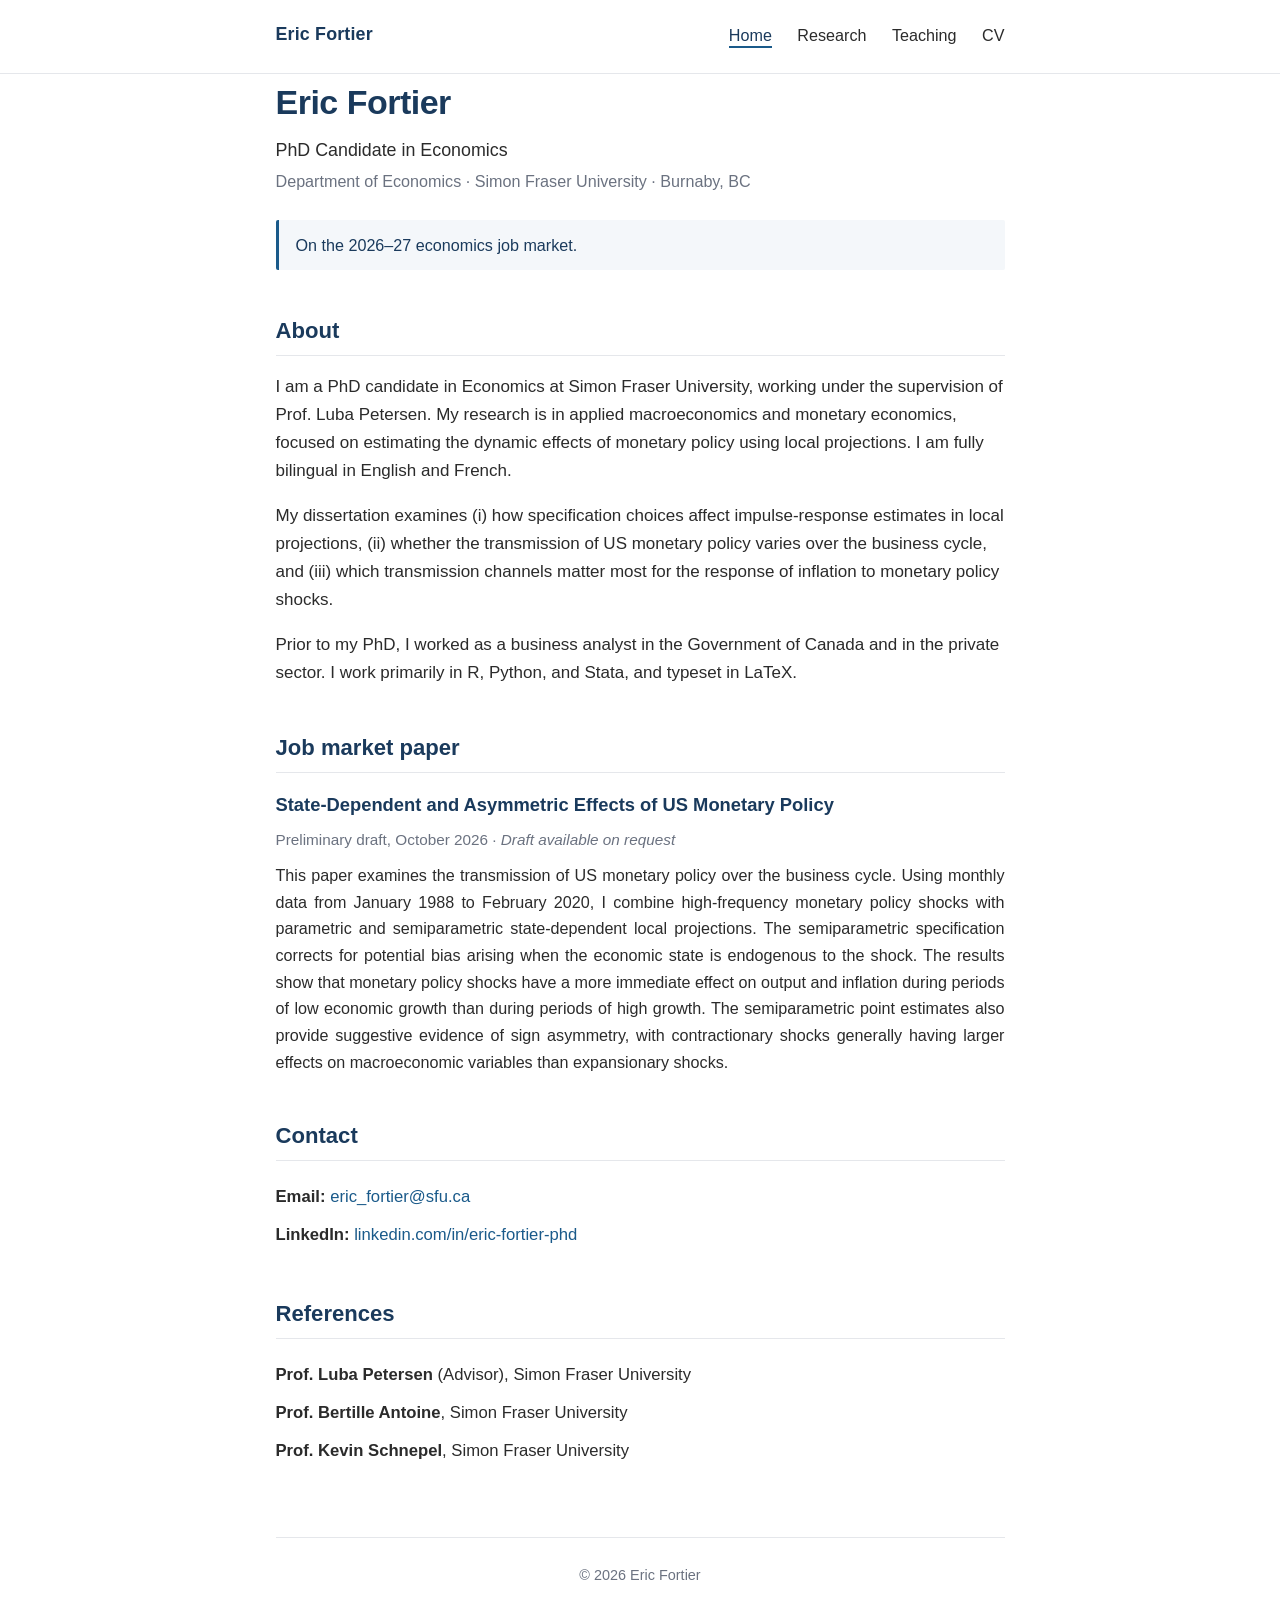
<file: index.html>
<!DOCTYPE html>
<html lang="en">
<head>
<meta charset="UTF-8">
<meta name="viewport" content="width=device-width, initial-scale=1.0">
<title>Eric Fortier | Simon Fraser University</title>
<meta name="description" content="Eric Fortier — PhD Candidate in Economics at Simon Fraser University. Applied macroeconomics and monetary economics; job market candidate 2026–27.">
<meta property="og:title" content="Eric Fortier | Simon Fraser University">
<meta property="og:description" content="PhD Candidate in Economics at Simon Fraser University. Applied macroeconomics and monetary economics; job market candidate 2026–27.">
<meta property="og:type" content="website">
<meta property="og:url" content="https://ericfortier.org/">
<meta property="og:image" content="https://ericfortier.org/og-card.png">
<meta property="og:image:width" content="1200">
<meta property="og:image:height" content="630">
<meta property="og:image:alt" content="Eric Fortier, PhD Candidate in Economics, Simon Fraser University">
<meta name="twitter:card" content="summary_large_image">
<link rel="icon" type="image/svg+xml" href="favicon.svg">
<link rel="stylesheet" href="style.css">
</head>
<body>
<header class="site-header">
  <div class="container">
    <nav class="site-nav">
      <a href="index.html" class="brand">Eric Fortier</a>
      <ul>
        <li><a href="index.html" class="active">Home</a></li>
        <li><a href="research.html">Research</a></li>
        <li><a href="teaching.html">Teaching</a></li>
        <li><a href="cv.html">CV</a></li>
      </ul>
    </nav>
  </div>
</header>

<main class="container">
  <h1>Eric Fortier</h1>
  <p class="subtitle">PhD Candidate in Economics</p>
  <p class="affiliation">Department of Economics · Simon Fraser University · Burnaby, BC</p>

  <div class="jm-banner">On the 2026–27 economics job market.</div>

  <h2>About</h2>
  <p>
    I am a PhD candidate in Economics at Simon Fraser University, working under the supervision of Prof. Luba Petersen. My research is in applied macroeconomics and monetary economics, focused on estimating the dynamic effects of monetary policy using local projections. I am fully bilingual in English and French.
  </p>
  <p>
    My dissertation examines (i) how specification choices affect impulse-response estimates in local projections, (ii) whether the transmission of US monetary policy varies over the business cycle, and (iii) which transmission channels matter most for the response of inflation to monetary policy shocks.
  </p>
  <p>
    Prior to my PhD, I worked as a business analyst in the Government of Canada and in the private sector. I work primarily in R, Python, and Stata, and typeset in LaTeX.
  </p>

  <h2>Job market paper</h2>
  <div class="paper">
    <h3>State-Dependent and Asymmetric Effects of US Monetary Policy</h3>
    <p class="meta">Preliminary draft, October 2026 · <em>Draft available on request</em></p>
    <p class="abstract">
      This paper examines the transmission of US monetary policy over the business cycle. Using monthly data from January 1988 to February 2020, I combine high-frequency monetary policy shocks with parametric and semiparametric state-dependent local projections. The semiparametric specification corrects for potential bias arising when the economic state is endogenous to the shock. The results show that monetary policy shocks have a more immediate effect on output and inflation during periods of low economic growth than during periods of high growth. The semiparametric point estimates also provide suggestive evidence of sign asymmetry, with contractionary shocks generally having larger effects on macroeconomic variables than expansionary shocks.
    </p>
  </div>

  <h2>Contact</h2>
  <ul class="contact-list">
    <li><strong>Email:</strong> <a href="mailto:eric_fortier@sfu.ca">eric_fortier@sfu.ca</a></li>
    <li><strong>LinkedIn:</strong> <a href="https://www.linkedin.com/in/eric-fortier-phd" target="_blank" rel="noopener">linkedin.com/in/eric-fortier-phd</a></li>
  </ul>

  <h2>References</h2>
  <ul class="contact-list">
    <li><strong>Prof. Luba Petersen</strong> (Advisor), Simon Fraser University</li>
    <li><strong>Prof. Bertille Antoine</strong>, Simon Fraser University</li>
    <li><strong>Prof. Kevin Schnepel</strong>, Simon Fraser University</li>
  </ul>

  <div class="footer">© 2026 Eric Fortier</div>
</main>
</body>
</html>
</file>
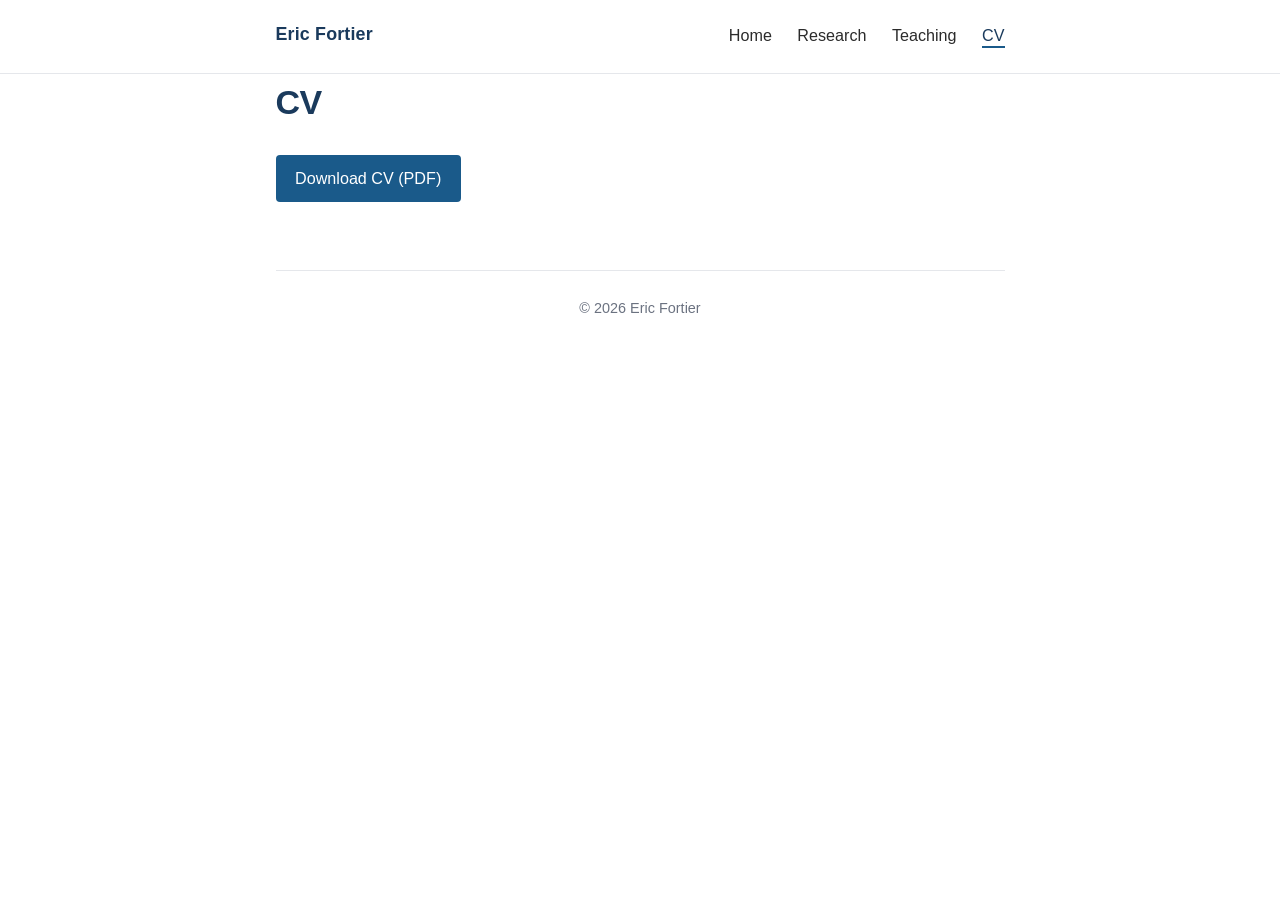
<file: cv.html>
<!DOCTYPE html>
<html lang="en">
<head>
<meta charset="UTF-8">
<meta name="viewport" content="width=device-width, initial-scale=1.0">
<title>CV | Eric Fortier</title>
<meta name="description" content="CV of Eric Fortier, PhD Candidate in Economics at Simon Fraser University. Applied macroeconomics and monetary economics.">
<meta property="og:title" content="CV | Eric Fortier">
<meta property="og:description" content="CV of Eric Fortier, PhD Candidate in Economics at Simon Fraser University.">
<meta property="og:type" content="website">
<meta property="og:url" content="https://ericfortier.org/cv.html">
<meta property="og:image" content="https://ericfortier.org/og-card.png">
<meta property="og:image:width" content="1200">
<meta property="og:image:height" content="630">
<meta property="og:image:alt" content="Eric Fortier, PhD Candidate in Economics, Simon Fraser University">
<meta name="twitter:card" content="summary_large_image">
<link rel="icon" type="image/svg+xml" href="favicon.svg">
<link rel="stylesheet" href="style.css">
</head>
<body>
<header class="site-header">
  <div class="container">
    <nav class="site-nav">
      <a href="index.html" class="brand">Eric Fortier</a>
      <ul>
        <li><a href="index.html">Home</a></li>
        <li><a href="research.html">Research</a></li>
        <li><a href="teaching.html">Teaching</a></li>
        <li><a href="cv.html" class="active">CV</a></li>
      </ul>
    </nav>
  </div>
</header>

<main class="container">
  <h1>CV</h1>
  <p class="cv-download">
    <a href="CV.pdf" class="btn">Download CV (PDF)</a>
  </p>

  <div class="footer">© 2026 Eric Fortier</div>
</main>
</body>
</html>
</file>
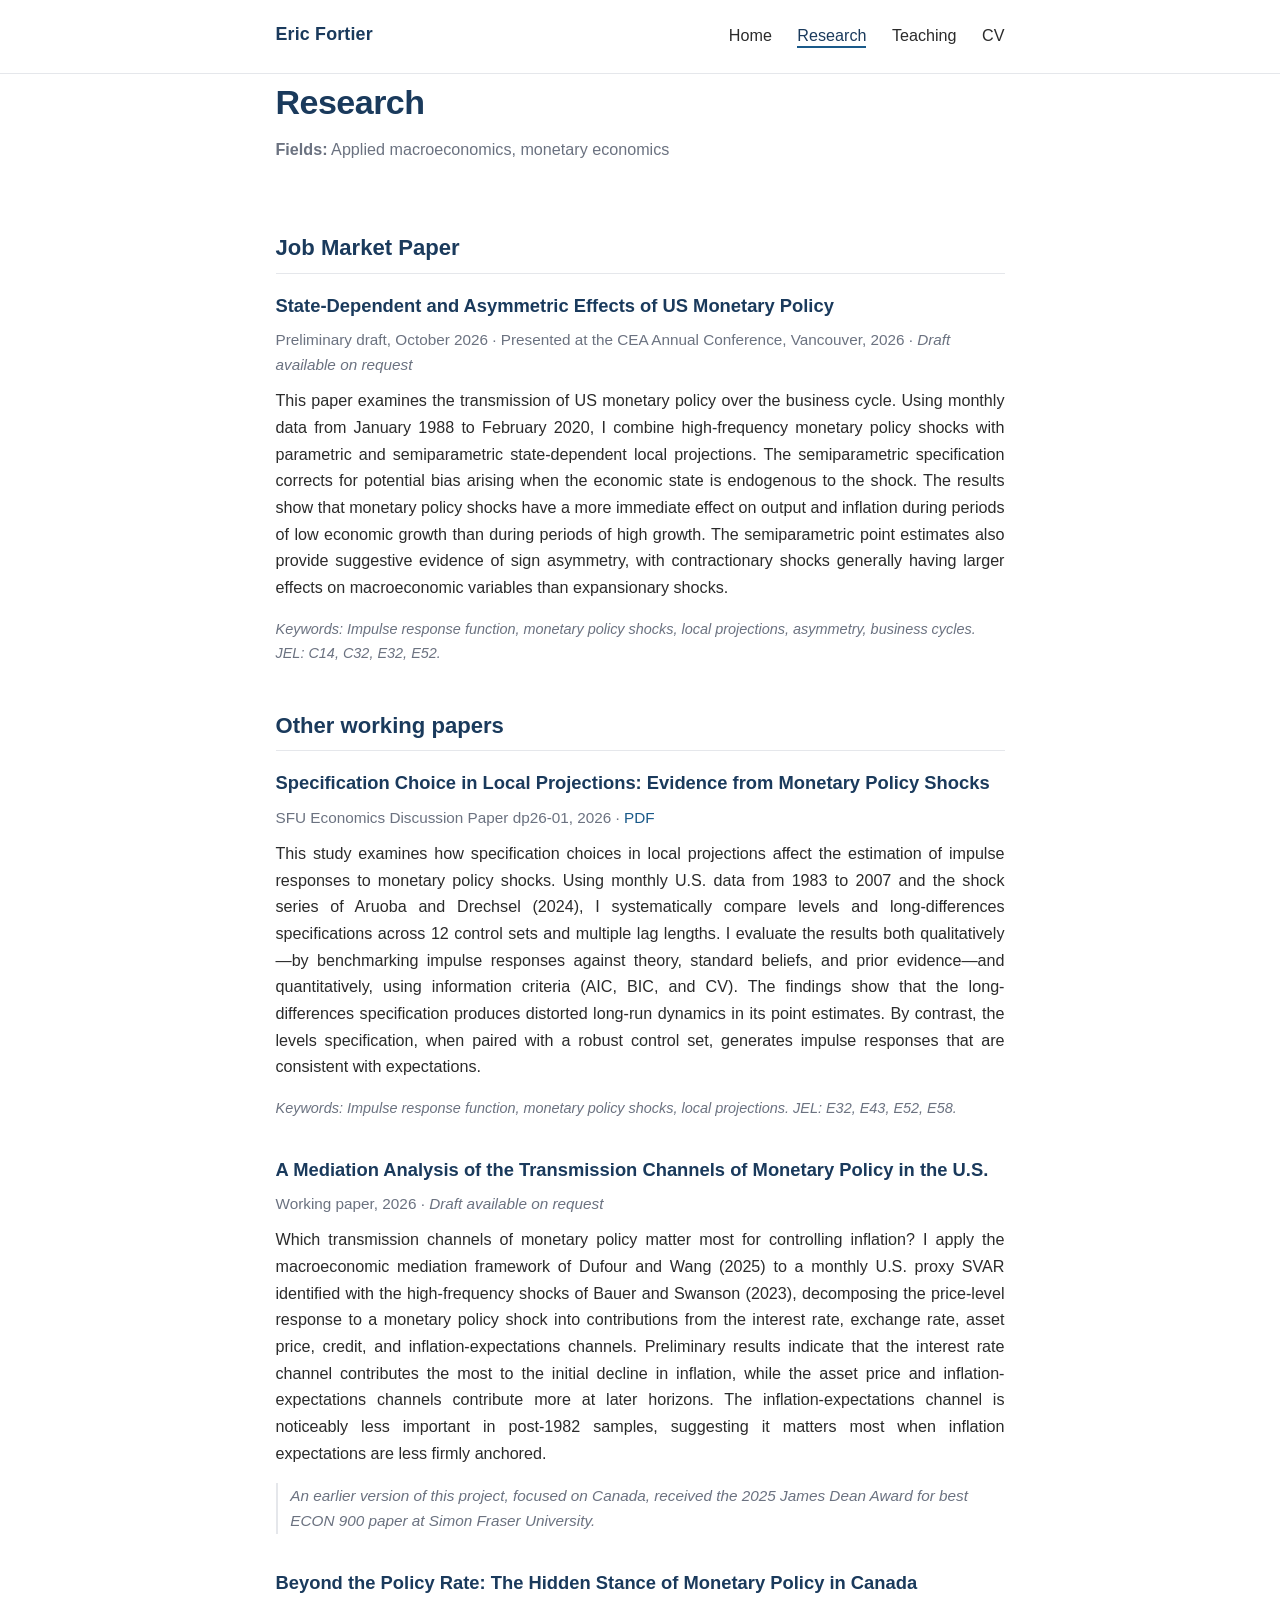
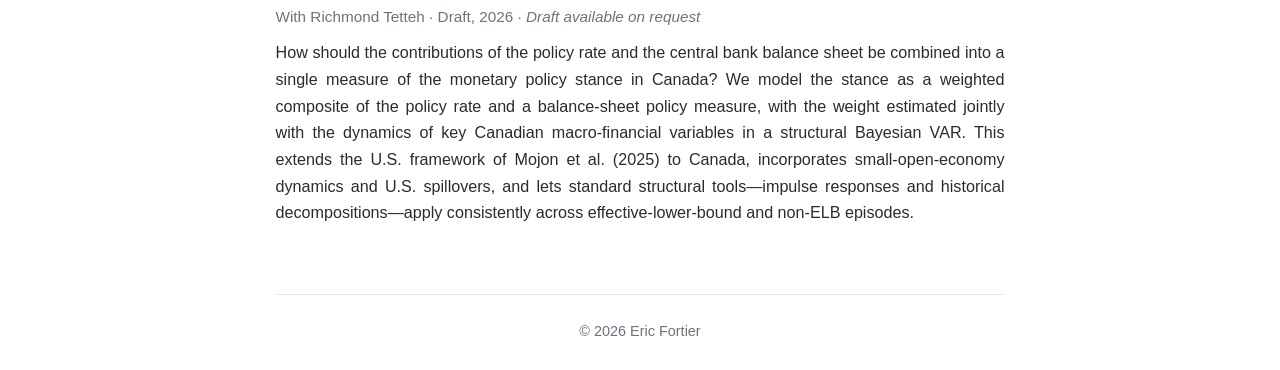
<file: research.html>
<!DOCTYPE html>
<html lang="en">
<head>
<meta charset="UTF-8">
<meta name="viewport" content="width=device-width, initial-scale=1.0">
<title>Research | Eric Fortier</title>
<meta name="description" content="Research by Eric Fortier — job market paper on state-dependent and asymmetric effects of US monetary policy, plus other working papers in applied macroeconomics.">
<meta property="og:title" content="Research | Eric Fortier">
<meta property="og:description" content="Job market paper on state-dependent and asymmetric effects of US monetary policy, plus other working papers in applied macroeconomics.">
<meta property="og:type" content="website">
<meta property="og:url" content="https://ericfortier.org/research.html">
<meta property="og:image" content="https://ericfortier.org/og-card.png">
<meta property="og:image:width" content="1200">
<meta property="og:image:height" content="630">
<meta property="og:image:alt" content="Eric Fortier, PhD Candidate in Economics, Simon Fraser University">
<meta name="twitter:card" content="summary_large_image">
<link rel="icon" type="image/svg+xml" href="favicon.svg">
<link rel="stylesheet" href="style.css">
</head>
<body>
<header class="site-header">
  <div class="container">
    <nav class="site-nav">
      <a href="index.html" class="brand">Eric Fortier</a>
      <ul>
        <li><a href="index.html">Home</a></li>
        <li><a href="research.html" class="active">Research</a></li>
        <li><a href="teaching.html">Teaching</a></li>
        <li><a href="cv.html">CV</a></li>
      </ul>
    </nav>
  </div>
</header>

<main class="container">
  <h1>Research</h1>
  <p class="field-tag"><strong>Fields:</strong> Applied macroeconomics, monetary economics</p>

  <h2>Job Market Paper</h2>

  <div class="paper">
    <h3>State-Dependent and Asymmetric Effects of US Monetary Policy</h3>
    <p class="meta">Preliminary draft, October 2026 · Presented at the CEA Annual Conference, Vancouver, 2026 · <em>Draft available on request</em></p>
    <p class="abstract">
      This paper examines the transmission of US monetary policy over the business cycle. Using monthly data from January 1988 to February 2020, I combine high-frequency monetary policy shocks with parametric and semiparametric state-dependent local projections. The semiparametric specification corrects for potential bias arising when the economic state is endogenous to the shock. The results show that monetary policy shocks have a more immediate effect on output and inflation during periods of low economic growth than during periods of high growth. The semiparametric point estimates also provide suggestive evidence of sign asymmetry, with contractionary shocks generally having larger effects on macroeconomic variables than expansionary shocks.
    </p>
    <p class="keywords">Keywords: Impulse response function, monetary policy shocks, local projections, asymmetry, business cycles. JEL: C14, C32, E32, E52.</p>
  </div>

  <h2>Other working papers</h2>

  <div class="paper">
    <h3>Specification Choice in Local Projections: Evidence from Monetary Policy Shocks</h3>
    <p class="meta">SFU Economics Discussion Paper dp26-01, 2026 · <a href="papers/LP_Specification_Draft.pdf">PDF</a></p>
    <p class="abstract">
      This study examines how specification choices in local projections affect the estimation of impulse responses to monetary policy shocks. Using monthly U.S. data from 1983 to 2007 and the shock series of Aruoba and Drechsel (2024), I systematically compare levels and long-differences specifications across 12 control sets and multiple lag lengths. I evaluate the results both qualitatively&mdash;by benchmarking impulse responses against theory, standard beliefs, and prior evidence&mdash;and quantitatively, using information criteria (AIC, BIC, and CV). The findings show that the long-differences specification produces distorted long-run dynamics in its point estimates. By contrast, the levels specification, when paired with a robust control set, generates impulse responses that are consistent with expectations.
    </p>
    <p class="keywords">Keywords: Impulse response function, monetary policy shocks, local projections. JEL: E32, E43, E52, E58.</p>
  </div>

  <div class="paper">
    <h3>A Mediation Analysis of the Transmission Channels of Monetary Policy in the U.S.</h3>
    <p class="meta">Working paper, 2026 · <em>Draft available on request</em></p>
    <p class="abstract">
      Which transmission channels of monetary policy matter most for controlling inflation? I apply the macroeconomic mediation framework of Dufour and Wang (2025) to a monthly U.S. proxy SVAR identified with the high-frequency shocks of Bauer and Swanson (2023), decomposing the price-level response to a monetary policy shock into contributions from the interest rate, exchange rate, asset price, credit, and inflation-expectations channels. Preliminary results indicate that the interest rate channel contributes the most to the initial decline in inflation, while the asset price and inflation-expectations channels contribute more at later horizons. The inflation-expectations channel is noticeably less important in post-1982 samples, suggesting it matters most when inflation expectations are less firmly anchored.
    </p>
    <p class="award-note">An earlier version of this project, focused on Canada, received the 2025 James Dean Award for best ECON 900 paper at Simon Fraser University.</p>
  </div>

  <div class="paper">
    <h3>Beyond the Policy Rate: The Hidden Stance of Monetary Policy in Canada</h3>
    <p class="meta">With Richmond Tetteh · Draft, 2026 · <em>Draft available on request</em></p>
    <p class="abstract">
      How should the contributions of the policy rate and the central bank balance sheet be combined into a single measure of the monetary policy stance in Canada? We model the stance as a weighted composite of the policy rate and a balance-sheet policy measure, with the weight estimated jointly with the dynamics of key Canadian macro-financial variables in a structural Bayesian VAR. This extends the U.S. framework of Mojon et al. (2025) to Canada, incorporates small-open-economy dynamics and U.S. spillovers, and lets standard structural tools&mdash;impulse responses and historical decompositions&mdash;apply consistently across effective-lower-bound and non-ELB episodes.
    </p>
  </div>

  <div class="footer">© 2026 Eric Fortier</div>
</main>
</body>
</html>
</file>
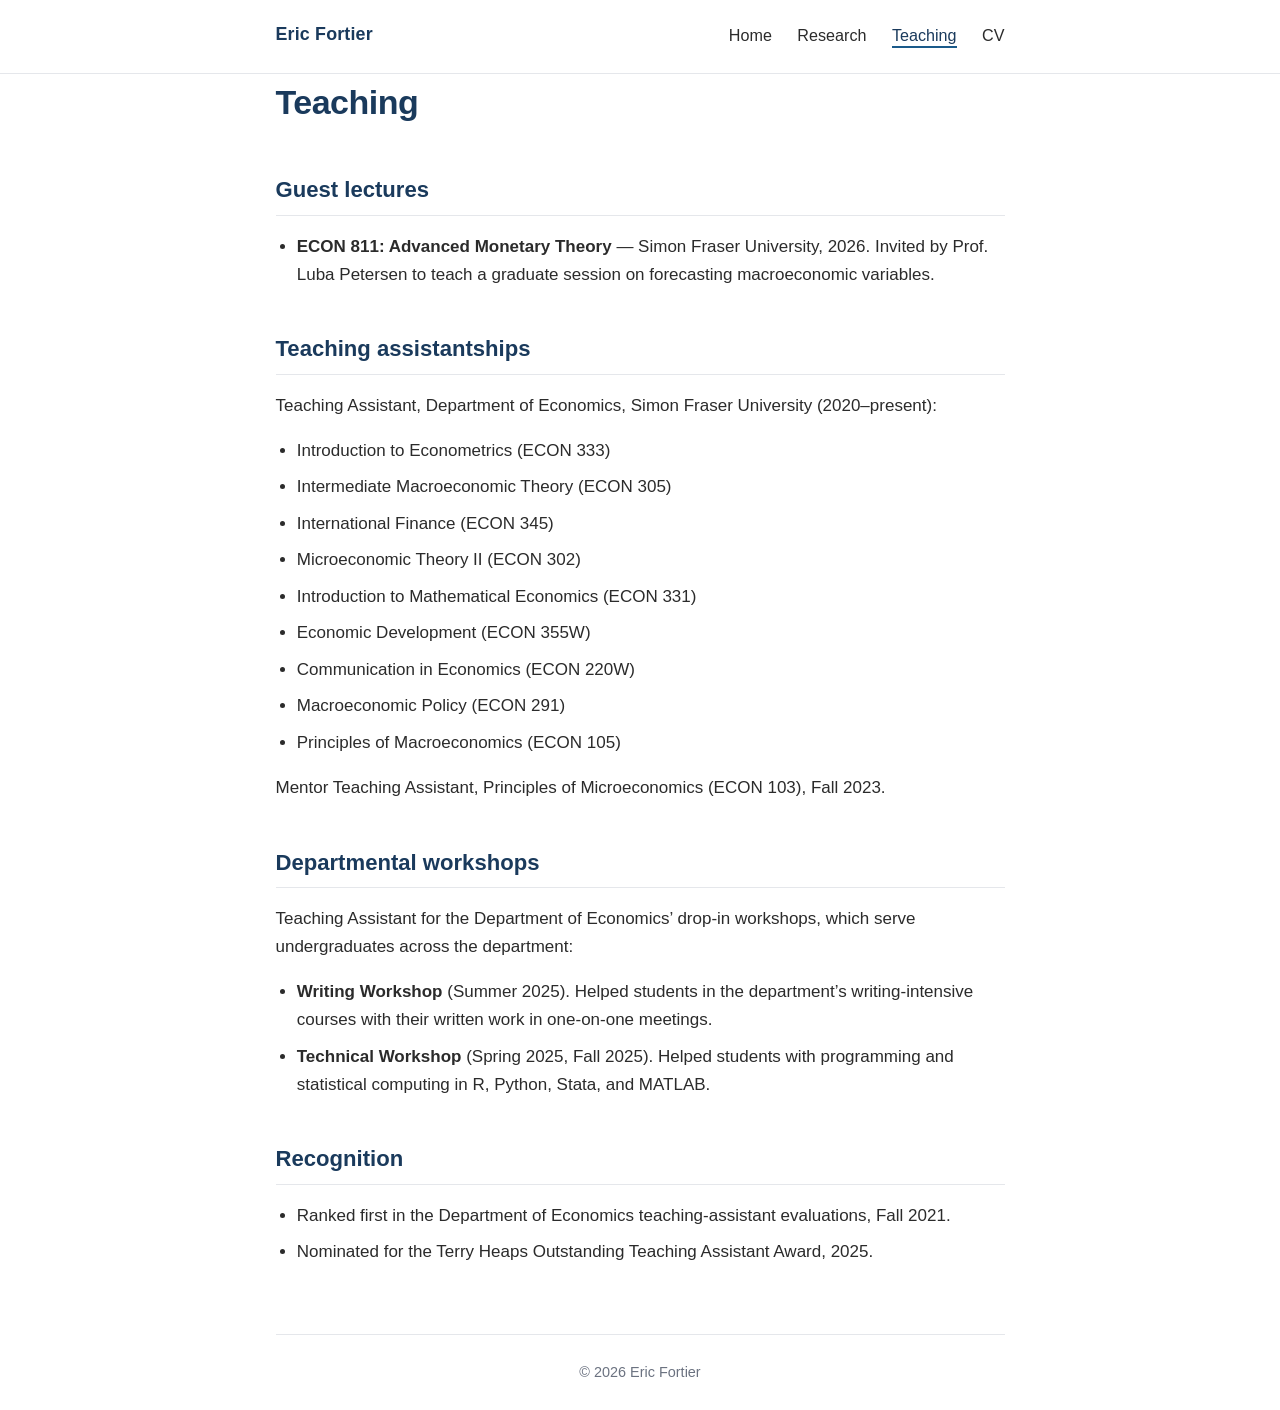
<file: teaching.html>
<!DOCTYPE html>
<html lang="en">
<head>
<meta charset="UTF-8">
<meta name="viewport" content="width=device-width, initial-scale=1.0">
<title>Teaching | Eric Fortier</title>
<meta name="description" content="Teaching experience of Eric Fortier at Simon Fraser University — guest lectures and teaching assistantships in economics and econometrics.">
<meta property="og:title" content="Teaching | Eric Fortier">
<meta property="og:description" content="Guest lectures and teaching assistantships in economics and econometrics at Simon Fraser University.">
<meta property="og:type" content="website">
<meta property="og:url" content="https://ericfortier.org/teaching.html">
<meta property="og:image" content="https://ericfortier.org/og-card.png">
<meta property="og:image:width" content="1200">
<meta property="og:image:height" content="630">
<meta property="og:image:alt" content="Eric Fortier, PhD Candidate in Economics, Simon Fraser University">
<meta name="twitter:card" content="summary_large_image">
<link rel="icon" type="image/svg+xml" href="favicon.svg">
<link rel="stylesheet" href="style.css">
</head>
<body>
<header class="site-header">
  <div class="container">
    <nav class="site-nav">
      <a href="index.html" class="brand">Eric Fortier</a>
      <ul>
        <li><a href="index.html">Home</a></li>
        <li><a href="research.html">Research</a></li>
        <li><a href="teaching.html" class="active">Teaching</a></li>
        <li><a href="cv.html">CV</a></li>
      </ul>
    </nav>
  </div>
</header>

<main class="container">
  <h1>Teaching</h1>

  <h2>Guest lectures</h2>
  <ul class="plain">
    <li><strong>ECON 811: Advanced Monetary Theory</strong> &mdash; Simon Fraser University, 2026. Invited by Prof. Luba Petersen to teach a graduate session on forecasting macroeconomic variables.</li>
  </ul>

  <h2>Teaching assistantships</h2>
  <p>Teaching Assistant, Department of Economics, Simon Fraser University (2020–present):</p>
  <ul class="plain">
    <li>Introduction to Econometrics (ECON 333)</li>
    <li>Intermediate Macroeconomic Theory (ECON 305)</li>
    <li>International Finance (ECON 345)</li>
    <li>Microeconomic Theory II (ECON 302)</li>
    <li>Introduction to Mathematical Economics (ECON 331)</li>
    <li>Economic Development (ECON 355W)</li>
    <li>Communication in Economics (ECON 220W)</li>
    <li>Macroeconomic Policy (ECON 291)</li>
    <li>Principles of Macroeconomics (ECON 105)</li>
  </ul>
  <p>Mentor Teaching Assistant, Principles of Microeconomics (ECON 103), Fall 2023.</p>

  <h2>Departmental workshops</h2>
  <p>Teaching Assistant for the Department of Economics&rsquo; drop-in workshops, which serve undergraduates across the department:</p>
  <ul class="plain">
    <li><strong>Writing Workshop</strong> (Summer 2025). Helped students in the department&rsquo;s writing-intensive courses with their written work in one-on-one meetings.</li>
    <li><strong>Technical Workshop</strong> (Spring 2025, Fall 2025). Helped students with programming and statistical computing in R, Python, Stata, and MATLAB.</li>
  </ul>

  <h2>Recognition</h2>
  <ul class="plain">
    <li>Ranked first in the Department of Economics teaching-assistant evaluations, Fall 2021.</li>
    <li>Nominated for the Terry Heaps Outstanding Teaching Assistant Award, 2025.</li>
  </ul>

  <div class="footer">© 2026 Eric Fortier</div>
</main>
</body>
</html>
</file>
<file: style.css>
:root {
  --text: #2b2b2b;
  --heading: #1a3a5c;
  --link: #1a5a8a;
  --muted: #6b7280;
  --border: #e5e7eb;
  --bg: #ffffff;
  --accent-bg: #f4f7fa;
}

* { box-sizing: border-box; margin: 0; padding: 0; }

html { font-size: 17px; }

body {
  font-family: -apple-system, BlinkMacSystemFont, "Segoe UI", Roboto, "Helvetica Neue", Arial, sans-serif;
  color: var(--text);
  background: var(--bg);
  line-height: 1.65;
  -webkit-font-smoothing: antialiased;
}

header.site-header {
  border-bottom: 1px solid var(--border);
  background: var(--bg);
}

.container {
  max-width: 780px;
  margin: 0 auto;
  padding: 0 1.5rem;
}

nav.site-nav {
  padding: 1.15rem 0;
  display: flex;
  justify-content: space-between;
  align-items: center;
  flex-wrap: wrap;
  gap: 1rem;
}

nav.site-nav .brand {
  font-weight: 600;
  color: var(--heading);
  text-decoration: none;
  font-size: 1.05rem;
  letter-spacing: 0.01em;
}

nav.site-nav ul {
  list-style: none;
  display: flex;
  gap: 1.5rem;
}

nav.site-nav a {
  color: var(--text);
  text-decoration: none;
  font-size: 0.95rem;
  padding-bottom: 2px;
  border-bottom: 2px solid transparent;
  transition: color 0.15s, border-color 0.15s;
}

nav.site-nav a:hover {
  color: var(--link);
}

nav.site-nav a.active {
  color: var(--heading);
  border-bottom-color: var(--link);
}

main {
  padding: 2.5rem 0 3rem;
}

h1 {
  font-size: 2rem;
  color: var(--heading);
  margin-bottom: 0.35rem;
  font-weight: 700;
  letter-spacing: -0.015em;
}

h2 {
  font-size: 1.3rem;
  color: var(--heading);
  margin: 2.5rem 0 1rem;
  font-weight: 600;
  padding-bottom: 0.35rem;
  border-bottom: 1px solid var(--border);
}

h3 {
  font-size: 1.08rem;
  margin: 0 0 0.35rem;
  color: var(--heading);
  font-weight: 600;
}

p {
  margin-bottom: 1rem;
}

a {
  color: var(--link);
  text-decoration: none;
}

a:hover {
  text-decoration: underline;
}

.subtitle {
  color: var(--text);
  font-size: 1.05rem;
  margin-bottom: 0.15rem;
}

.affiliation {
  color: var(--muted);
  font-size: 0.95rem;
  margin-bottom: 1.5rem;
}

.jm-banner {
  background: var(--accent-bg);
  border-left: 3px solid var(--link);
  padding: 0.7rem 1rem;
  margin: 1.25rem 0 2rem;
  font-size: 0.95rem;
  font-weight: 500;
  color: var(--heading);
  border-radius: 2px;
}

.paper {
  margin-bottom: 2rem;
}

.paper .meta {
  color: var(--muted);
  font-size: 0.9rem;
  margin-bottom: 0.6rem;
}

.paper .meta a {
  color: var(--link);
  font-weight: 500;
}

.paper .abstract {
  font-size: 0.95rem;
  margin-top: 0.5rem;
  text-align: justify;
  hyphens: auto;
}

.paper .keywords {
  color: var(--muted);
  font-size: 0.85rem;
  margin-top: 0.55rem;
  font-style: italic;
}

.paper .award-note {
  color: var(--muted);
  font-size: 0.9rem;
  font-style: italic;
  margin-top: 0.55rem;
  padding-left: 0.75rem;
  border-left: 2px solid var(--border);
}

.contact-list {
  list-style: none;
  padding: 0;
  margin: 1rem 0;
}

.contact-list li {
  padding: 0.3rem 0;
  font-size: 0.98rem;
}

.contact-list li .placeholder {
  color: #b0b6bd;
  font-style: italic;
}

ul.plain {
  padding-left: 1.25rem;
  margin: 0.5rem 0 1rem;
}

ul.plain li {
  margin-bottom: 0.5rem;
}

.field-tag {
  display: inline-block;
  color: var(--muted);
  font-size: 0.95rem;
  margin-bottom: 1.5rem;
}

.cv-download {
  margin: 1.5rem 0 1.25rem;
}

.cv-contact {
  color: var(--muted);
  font-size: 0.95rem;
}

.btn {
  display: inline-block;
  background: var(--link);
  color: #ffffff;
  padding: 0.6rem 1.15rem;
  border-radius: 4px;
  font-weight: 500;
  font-size: 0.95rem;
  text-decoration: none;
  transition: background 0.15s;
}

.btn:hover {
  background: var(--heading);
  text-decoration: none;
}

.footer {
  margin-top: 4rem;
  padding: 1.5rem 0;
  border-top: 1px solid var(--border);
  color: var(--muted);
  font-size: 0.85rem;
  text-align: center;
}

@media (max-width: 600px) {
  html { font-size: 16px; }
  nav.site-nav {
    flex-direction: column;
    align-items: flex-start;
    gap: 0.75rem;
  }
  nav.site-nav ul {
    gap: 1.1rem;
    flex-wrap: wrap;
  }
  h1 { font-size: 1.6rem; }
  h2 { font-size: 1.18rem; }
  .paper .abstract { text-align: left; }
}
</file>
